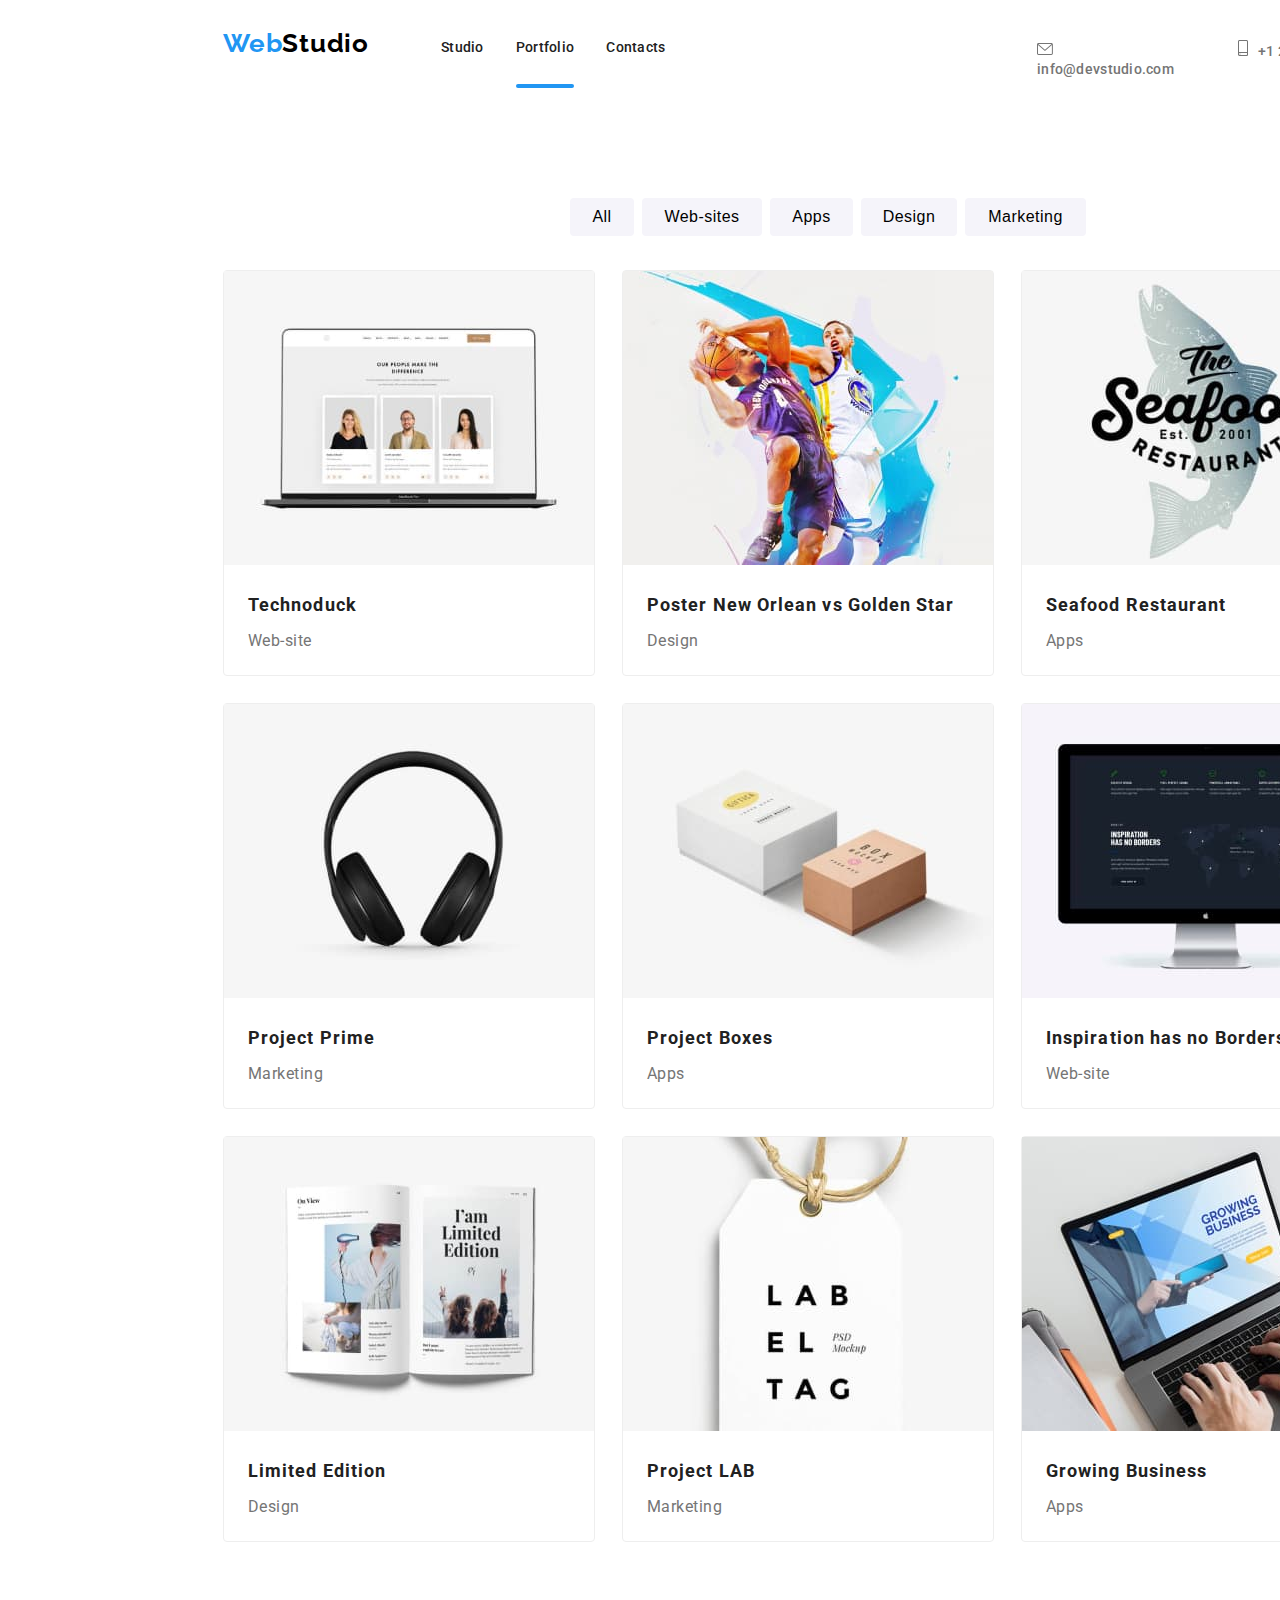
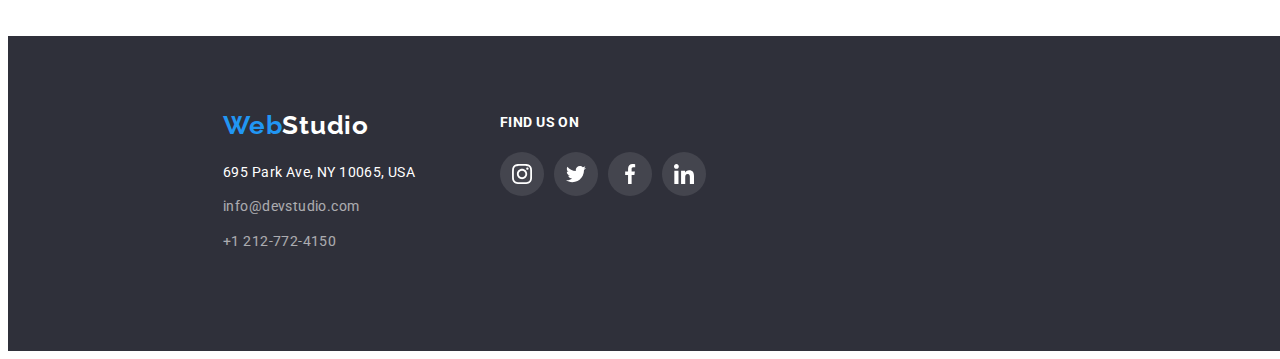
<file: portofolio.html>
<!DOCTYPE html>
<html lang="en">
  <head>
    <meta charset="UTF-8" />
    <meta name="viewport" content="width=device-width, initial-scale=1.0" />
    <title>Portofolio</title>
    <link rel="preconnect" href="https://fonts.googleapis.com" />
    <link rel="preconnect" href="https://fonts.gstatic.com" crossorigin />
    <link
      href="https://fonts.googleapis.com/css2?family=Raleway:wght@700&family=Roboto:wght@400;500;700;900&display=swap"
      rel="stylesheet"
    />
    <link rel="stylesheet" href="css/styles.css" />
  </head>
  <body>
    <div class="container">
      <div class="header-content">
        <div class="container-1">
          <a href="index.html" class="logo"><span>Web</span>Studio</a>

          <nav>
            <ul class="main-navigation">
              <li><a href="index.html" class="menu">Studio</a></li>
              <li><a href="portofolio.html" class="menu active-link">Portfolio</a></li>
              <li><a href="contacts.html" class="menu">Contacts</a></li>
            </ul>
          </nav>
        </div>
        <div class="container-2">
          <div class="container-2a">
            <p class="contact">
              <a href="mailto=info@devstudio.com" class="email-address">
                <svg>
                  <use
                    href="./images/symbol-defs.svg#icon-envelope"
                    class="icon-email"
                  ></use></svg>info@devstudio.com
              </a>
            </p>
          </div>

          <div class="container-2b">
            <p class="contact">
              <a href="tel=+1 212-772-4150" class="phone-number">
                <svg>
                  <use
                    href="./images/symbol-defs.svg#icon-smartphone"
                    class="icon-phone"
                  ></use></svg>+1 212-772-4150
              </a>
            </p>
          </div>
        </div>
      </div>
      <main>
        <section class="portofolio-content">
          <div class="portofolio-1">
            <ul class="portofolio-sections">
              <li ><button style="width: 64px; height: 38px; padding: 0px;">All</button></li>
              <li><button style="width: 120px; height: 38px; padding: 0px;">Web-sites</button></li>
              <li><button style="width: 83px; height: 38px; padding: 0px;">Apps</button></li>
              <li><button style="width: 96px; height: 38px; padding: 0px;">Design</button></li>
              <li><button style="width: 121px; height: 38px; padding: 0px;">Marketing</button></li>
            </ul>
          </div>
          <div class="portofolio-2">
            <div class="project">
              <div class="container-overlay-portofolio">
                <img
                  src="images/portofolio1.jpg"
                  alt="image of a web page with pictures of a work team"
                  class="portofolio-images portofolio-images-1"
                />
                <div class="overlay-portofolio">
                  <div class="text">Technoduck is a state-of-the-art coronavirus distribution platform. Companies use this platform for digital espionage and attacks on competitors' secure servers.</div>
                </div>
              </div>
              <div class="domains">
                <span class="domain-title">Technoduck</span>
                <br />
                <em class="domain-zone">Web-site</em>
              </div>
            </div>
          
            <div class="project">
              <div class="container-overlay-portofolio">
                <img
                src="images/portofolio2.jpg"
                alt="Poster New Orlean vs Golden Star"
                class="portofolio-images portofolio-images-1"
                />
                <div class="overlay-portofolio">
                  <div class="text">Poster New Orlean vs Golden Star.</div>
                </div>
              </div>
          
              <div class="domains">
                <span class="domain-title">Poster New Orlean vs Golden Star</span>
                <br />
                <em class="domain-zone">Design</em>
              </div>
            </div>
          
            <div class="project">
              <div class="container-overlay-portofolio">
                <img
                src="images/portofolio3.jpg"
                alt="Seafood Restaurant logo"
                class="portofolio-images portofolio-images-1"
                />
                <div class="overlay-portofolio">
                  <div class="text">Seafood Restaurant.</div>
                </div>
              </div>
                  
              <div class="domains">
                <span class="domain-title">Seafood Restaurant</span>
                <br />
                <em class="domain-zone">Apps</em>
              </div>
            </div>
          
            <div class="project">
              <div class="container-overlay-portofolio">
                <img src="images/portofolio4.jpg" 
                alt="Headsets" 
                class="portofolio-images portofolio-images-1"
                />
                <div class="overlay-portofolio">
                  <div class="text">Project Prime.</div>
                </div>
              </div>
              <div class="domains">
                <span class="domain-title">Project Prime</span>
                <br />
                <em class="domain-zone">Marketing</em>
              </div>
            </div>
          
            <div class="project">
              <div class="container-overlay-portofolio">
                <img
                src="images/portofolio5.jpg"
                alt="2 boxes: one white and one brown"
                class="portofolio-images portofolio-images-1"
                />
                <div class="overlay-portofolio">
                  <div class="text">Project Boxes.</div>
                </div>
              </div>
          
              <div class="domains">
                <span class="domain-title">Project Boxes</span>
                <br />
                <em class="domain-zone">Apps</em>
              </div>
            </div>
          
            <div class="project">
              <div class="container-overlay-portofolio">
                <img
                src="images/portofolio6.jpg"
                alt="an open computer monitor"
                class="portofolio-images portofolio-images-1"
                />
                <div class="overlay-portofolio">
                  <div class="text">Inspiration has no Borders.</div>
                </div>
              </div>
          
              <div class="domains">
                <span class="domain-title">Inspiration has no Borders</span>
                <br />
                <em class="domain-zone">Web-site</em>
              </div>
            </div>
          
            <div class="project">
              <div class="container-overlay-portofolio">
                <img
                  src="images/portofolio7.jpg"
                  alt="an open magazine"
                  class="portofolio-images portofolio-images-1"
                  />
                  <div class="overlay-portofolio">
                    <div class="text">Limited Edition.</div>
                  </div>
              </div>
          
              <div class="domains">
                <span class="domain-title">Limited Edition</span>
                <br />
                <em class="domain-zone">Design</em>
              </div>
            </div>
          
            <div class="project">
              <div class="container-overlay-portofolio">
                  <img src="images/portofolio8.jpg" 
                  alt="a white label" 
                  class="portofolio-images portofolio-images-1"
                  />
                  <div class="overlay-portofolio">
                    <div class="text">Project LAB.</div>
                  </div>
              </div>
          
              <div class="domains">
                <span class="domain-title">Project LAB</span>
                <br />
                <em class="domain-zone">Marketing</em>
              </div>
            </div>
          
            <div class="project">
              <div class="container-overlay-portofolio">
                  <img
                    src="images/portofolio9.jpg"
                    alt="a laptop that someone is working on"
                    class="portofolio-images portofolio-images-1"
                    />
                    <div class="overlay-portofolio">
                      <div class="text">Growing Business.</div>
                    </div>
              </div>
          
              <div class="domains">
                <span class="domain-title">Growing Business</span>
                <br />
                <em class="domain-zone">Apps</em>
              </div>
            </div>
          </div>
        </section>
      </main>

      <footer class="end-page">
        <section class="end-section end-container">
          <a href="index.html" class="logo"><span>Web</span>Studio</a>
          <br />
          <p class="end-section-1">695 Park Ave, NY 10065, USA</p>

          <br />
          <a href="mailto=info@devstudio.com" class="end-section-2"
            >info@devstudio.com</a
          >

          <br />
          <a href="tel=+1 212-772-4150" class="end-section-2"
            >+1 212-772-4150</a
          >
        </section>
        <section class="social-contacts">
          <div class="social-contacts-text">
            <p>FIND US ON</p>
          </div>
          <div class="social-contacts-icons">
            <a
              href="https://www.instagram.com/"
              class="social-contacts-icons1 address1"
            >
              <svg>
                <use href="./images/symbol-defs.svg#icon-instagram"></use>
              </svg>
            </a>
            <a
              href="https://www.tweeter.com/"
              class="social-contacts-icons1 address2"
            >
              <svg>
                <use href="./images/symbol-defs.svg#icon-twitter"></use>
              </svg>
            </a>
            <a
              href="https://www.facebook.com/"
              class="social-contacts-icons1 address3"
            >
              <svg>
                <use href="./images/symbol-defs.svg#icon-facebook"></use>
              </svg>
            </a>
            <a href="https://www.linkedin.com/" class="social-contacts-icons1">
              <svg>
                <use href="./images/symbol-defs.svg#icon-linkedin"></use>
              </svg>
            </a>
          </div>
        </section>
      </footer>
  </div>
  </body>
</html>
</file>
<file: css/styles.css>
/* elemente generale */

:root {
  --link-color: #2196f3;
  --heading-color: #212121;
  --text-color: #757575;
  --color-background: #2f303a;
  --color-backgroung-buttons: #f5f4fa;
  --contrast-color: #ffffff;
  --social-icons-color: #afb1b8;
  --text-font-family: "Roboto", arial, sans-serif;
  --logo-font-family: "Raleway", arial, sans-serif;
}

body {
  font-family: "Roboto", Arial, sans-serif;
  color: var(--heading-color);
}

a {
  font-size: 14px;
  font-weight: 500;
  line-height: 1em;
  letter-spacing: 0.02em;
  text-align: left;
  text-decoration: none;
  color: var(--heading-color);
}

.container {
  display: flex;
  flex-direction: column;
  width: 1600px;
}

.global-header p {
  text-decoration: none;
}

.header-container {
  display: flex;
  flex-direction: column;
  justify-content: center;
}

/* meniul din bara */

.header-content {
  display: flex;
  justify-content: space-between;

  width: 1600px;
  height: 80px;

  margin-left: 215px;
  max-width: 1150px;
}

/* sub-meniu: logo, studio, portofolio, contacts */
.container-1 {
  display: flex;
  align-items: baseline;
  justify-content: space-evenly;
}

.logo {
  font-family: var(--logo-font-family);
  font-size: 26px;
  font-weight: 700;
  line-height: 1.9375em;
  letter-spacing: 0.03em;
  text-align: left;
  color: #000000;
  transition: color 250ms cubic-bezier(0.4, 0, 0.2, 1);
}

.logo span:first-child {
  color: #2196f3;
}

.container-1 > .logo:hover,
.container-1 > .logo:focus {
  color: var(--link-color);
}

.main-navigation {
  display: flex;

  margin-top: 32px;
  margin-bottom: 32px;
  transition: color 250ms cubic-bezier(0.4, 0, 0.2, 1);
}
.main-navigation li {
  list-style: none;
  display: flex;
  margin-left: 32px;
}
.main-navigation .menu:hover,
.main-navigation .menu:focus {
  color: var(--link-color);
}

/* stilizarea cu sublinierea paginii curente (unde se află utilizatorul acum)*/

.menu, .active-link {
  position: relative;
  transition: ;
  height: 100%;
}

.menu:active::after,
.menu:focus::after {
  content: "";
  position: absolute;
  bottom: -34px;
  left: 0;
  width: 100%;
  height: 4px;
  background-color: var(--link-color);
  border-radius: 2px;
}

.active-link::after {
  content: "";
  position: absolute;
  bottom: -34px;
  left: 0;
  width: 100%;
  height: 4px;
  background-color: var(--link-color);
  border-radius: 2px;
}

/* FINAL - stilizare cu sublinierea paginii curente */

/* sub-meniu - adresa de email si nr telefon */
.container-2 {
  display: flex;
  flex-wrap: wrap;
  align-items: center;
  margin: 0;
  gap: 40px;
  height: 16px;
  margin-top: 32px;
  margin-bottom: 32px;
}
.container-2a {
  display: flex;
  justify-content: space-between;
  width: 161px;
  height: 16px;
  margin: 0px;
}
.container-2b {
  display: flex;
  justify-content: space-between;
  width: 135px;
  height: 16px;
  margin: 0px;
}
.email-address svg {
  width: 16px;
  height: 12px;
  margin-right: 10px;
}
.phone-number svg {
  width: 10px;
  height: 16px;
  margin-right: 10px;
}
.contact {
  margin: 0px;
  transition: color 250ms cubic-bezier(0.4, 0, 0.2, 1);
}

.email-address,
.phone-number {
  margin: 0;
  color: var(--text-color);
}

.contact span:first-child {
  color: var(--text-color);
}

.contact a:hover,
.contact a:focus {
  color: var(--link-color);
}
/* FINAL - meniul din bara */

/* EFFECTIVE SOLUTIONS FOR YOUR BUSINESS section */

.first-section {
  text-align: center;
  display: flex;
  flex-direction: column;
  justify-content: center;
  align-items: center;
  width: 1600px;
  height: 600px;
  background: var(--color-background);
  background-image: linear-gradient(
      rgba(47, 48, 58, 0.4),
      rgba(47, 48, 58, 0.4)
    ),
    url("./images/first-page-background.jpg");
}

.hero-heading {
  display: flex;
  text-align: center;
  justify-content: center;
  align-items: center;
  width: 696px;
  height: 120px;
}

.hero-heading h1 {
  color: #ffffff;

  font-size: 44px;
  font-weight: 900;
  line-height: 1.2em;
  letter-spacing: 0.06em;
  text-align: center;
}

.hero-heading span {
  display: block;
  pointer-events: none;
}

/* butonul "Request our service" */
.services {
  border: none;
  border-radius: 4px;
  width: 200px;
  height: 50px;
  margin-top: 20px;
  color: #ffffff;
  font-size: 16px;
  font-style: normal;
  font-weight: 700;
  line-height: normal;
  letter-spacing: 1.08px;
  background-color: var(--link-color);
}

/* modalul din butonul "Request our service" */

.modal {
  position: fixed;
  height: 100vh;
  display: flex;
  justify-content: center;
  align-items: center;
  pointer-events: auto;
  max-width: 1600px; /* pt ca proiectul are o latime de 1600px, deci mai mica decat fereastra web, am limitat latimea ferestrei modale la 1600px */
  width: 100%; /* acum pot da ferestrei modale intreaga latime a ferestrei browserului */
  z-index: 2; /* am setat z-index mai mare pentru a afișa conținutul modal peste fundal */
   transition: 300ms ease , opacity 300ms ease; /*efect la inchiderea si deschiderea ferestrei */

}

.modal-backdrop {
  position: fixed; /* in felul asta fundalul (.modal-backdrop) este atasat de fereastra de vizualizare si nu va defila odata cu continutul paginii. */
  top: 0;
  left: 0;
  width: 100%; /*umple 100% din latimea ferestrei browserului si va fi fixat în ea*/
  height: 100%; /*umple 100% din inaltimea ferestrei browserului si va fi fixat în ea*/
  background: #00000033;
  z-index: 3; /* am setat z-index mai mare decât cel al conținutului pentru a acoperi toata fereastra */
}
.modal-content {
  background-color: #ffffff;
  width: 528px;
  height: 581px;
  border-radius: 4px;
  padding: 40px;
  position: absolute;
  top: 50%; /* Am setat top-ul la 50% pt centrare pe verticala */
  left: 50%; /* Am setat left-ul la 50% pentru centrare pe orizontala */
  transform: translate(-50%, -50%);
  z-index: 4;
  transition: transform 0.3s ease, opacity 0.3s ease;
}

.is-hidden {
  visibility: hidden;
  transform: scale(1.1);
  opacity: 0;
}

.close-btn {
  width: 30px;
  height: 30px;
  right: 8px;
  top: 8px;
  border-radius: 50%;
  position: absolute;
  background: rgba(255, 255, 255, 1);
  border: 1px solid rgba(0, 0, 0, 0.1);
  color: #000;
  cursor: pointer;
  display: flex; /*am pus flex cu centrarile aferente, ca sa centrez svg-ul din close-btn */
  justify-content: center;
  align-items: center;
  transition: color 250ms cubic-bezier(0.4, 0, 0.2, 1);
}

.close-btn:focus,
.close-btn:hover {
  transform: scale(1.2);
}

/* final modal */

/* FINAL - EFFECTIVE SOLUTIONS FOR YOUR BUSINESS section */

/* pictogramele cu attention to details etc. */

.second-container-2 {
  display: flex;
  width: 1170px;
  height: 251px;
  align-items: center;
  justify-content: space-between;
  top: 774px;
  margin-bottom: 94px;
  margin-top: 94px;
  margin-left: 215px;
  margin-right: 215px;
}

.advantage-icons {
  display: flex;
  justify-content: center;
  align-items: center;
  width: 270px;
  height: 120px;
  border-radius: 4px;
  background: #f5f4fa;
}
.second-section {
  margin-top: 30px;
}

.second-section > .menu-item {
  font-size: 14px;
  font-weight: 700;
  line-height: 1em;
  letter-spacing: 0.03em;
  text-align: left;
  color: var(--heading-color);
}

.second-section > .sub-menu {
  font-size: 14px;
  font-weight: 400;
  line-height: 1.5em;
  letter-spacing: 0.03em;
  text-align: left;
  color: var(--text-color);
}

.menu-item {
  margin-bottom: 10px;
  height: 16px;
  margin-top: 30px;
}

.sub-menu {
  width: 270px;
  height: 75px;
  margin: 0px;
}
/* FINAL - pictogramele cu attention to details etc. */

/* WHAT WE DO section */

.second-container-3 {
  display: flex;
  flex-direction: column;
  width: 1170px;
  height: 386px;
  margin-left: 215px;
}

.second-title {
  font-size: 36px;
  font-weight: 700;
  line-height: 2.625em;
  letter-spacing: 0.03em;
  text-align: center;
  color: var(--heading-color);
}

.second-title-1 {
  text-align: center;
  margin-bottom: 32px;
  width: 1170px;
}

.pictures-1 {
  display: flex;
  margin-bottom: 32px;
  align-items: center;
  justify-content: space-between;
  width: 1170px;
  height: 294px;
}

/* banners from WHAT WE DO */

.moto-cards {
  display: flex;
  gap: 30px;
  padding: 0px;
}

.motto-cards-elements {
  position: relative;
  list-style: none;
  width: 370px;
  height: 294px;
}

.overlay-text {
  background-color: grey;
  position: absolute;
  bottom: 0;
  width: 370px;
  height: 70px;
  background: #2f303acc;
  color: #ffffff;
  text-align: center;
  display: flex;
  align-items: center;
  justify-content: center;
  font-size: 14px;
}
.overlay-text-1 {
  height: 16px;
  margin: 0px;
}
/* FINAL - banners from WHAT WE DO */
/* FINAL - WHAT WE DO section */

/* OUR TEAM section */

.third-container {
  display: flex;
  flex-direction: column;
  width: 1600px;
  height: 648px;
  margin-top: 150px;
  background: #f5f4fa;
}

.second-title-2 {
  text-align: center;
  margin-bottom: 32px;
}

.section-team {
  display: flex;
  align-items: center;
  justify-content: space-between;
  width: 1170;
  height: 428;
  margin-bottom: 32px;
  margin-left: 215px;
  width: 1170px;
  height: 368px;
}

.all-our-team {
  display: flex;
  flex-direction: column;
  align-items: center;
  box-shadow: 0 2px 4px rgba(0, 0, 0, 0.2);
  text-align: center;
  width: 270px;
  height: 428px;
  border-radius: 0px, 0px, 4px, 4px;
}

.our-team {
  height: 48px;
  margin-top: 30px;
  margin-bottom: 16px;
}
.our-team img {
  margin-right: 24px;
}
.our-team-1,
.our-team-2 {
  height: 19px;
}
.our-team-1 {
  margin-bottom: 10px;
}

.our-team > .our-team-1 {
  font-size: 16px;
  font-weight: 500;
  line-height: 1.1875em;
  letter-spacing: 0.03em;
  text-align: center;
  color: var(--heading-color);
}

.our-team > .our-team-2 {
  font-size: 16px;
  font-weight: 400;
  line-height: 1.1875em;
  letter-spacing: 0.03em;
  text-align: center;
  color: var(--text-color);
  font-style: normal;
}

.icons-team {
  display: flex;
  gap: 10px;
  justify-content: center;
  width: 206px;
  height: 44px;
  padding: 0px;
  margin-top: 0px;
  margin-bottom: 30px;
}
.icons-team li {
  list-style: none;
  display: flex;
}

.socials-icons {
  width: 44px;
  height: 44px;
  display: flex;
  justify-content: center;
  align-items: center;
  border-radius: 50%;
  background: #ffffff1a;
  transition: background-color 250ms cubic-bezier(0.4, 0, 0.2, 1);
}

.socials-icons:hover,
.socials-icons:focus {
  background: var(--link-color);
}
.socials-icons:hover svg,
.socials-icons:focus svg {
  color: var(--contrast-color);
}

.socials-icons svg {
  width: 20px;
  height: 20px;
  color: var(--social-icons-color);
  transition: color 250ms cubic-bezier(0.4, 0, 0.2, 1);
}

/* FINAL - OUR TEAM section */

/* REGULAR CUSTOMERS section */
.fourth-container {
  display: flex;
  flex-direction: column;
  width: 1170px;
  height: 184px;
  margin-left: 215px;
  margin-top: 94px;
  margin-bottom: 94px;
}

.regular-customers {
  font-size: 36px;
  font-weight: 700;
  line-height: 2.625em;
  letter-spacing: 0.03em;
  text-align: center;
  color: var(--heading-color);
  margin-top: 0px;
  margin-bottom: 0px;
}

.icons-fourth-container {
  display: flex;
  justify-content: space-between;
  gap: 30px;
  width: 1170px;
  height: 92px;
  padding: 0px;
  margin: 0px;
}

.icons-fourth-container li {
  list-style: none;
  display: flex;
  border: 0px;
}

.company-icons {
  display: flex;
  justify-content: center;
  align-items: center;
  width: 170px;
  height: 92px;
  border: 1px solid #afb1b8;
  border-radius: 4px;
  color: var(--social-icons-color);
  transition: color 250ms cubic-bezier(0.4, 0, 0.2, 1),
    border-color 250ms cubic-bezier(0.4, 0, 0.2, 1);
}

.company-icons:hover,
.company-icons:focus {
  color: var(--link-color);
  border-color: var(--link-color);
}

/* fiecare svg avea dimensiuni diferite */
.icon-1c svg {
  width: 41px;
  height: 46.7px;
}

.icon-2c svg {
  width: 40px;
  height: 52px;
}
.icon-3c svg {
  width: 43.46px;
  height: 41.18px;
}
.icon-4c svg {
  width: 84.44px;
  height: 440.62px;
}
.icon-5c svg {
  width: 62.54px;
  height: 45.43px;
}
.icon-6c svg {
  width: 93.79px;
  height: 43.93px;
}
/* FINAL - REGULAR CUSTOMERS section */

/* FOOTER */

footer {
  background-color: var(--color-background);
  color: #ffffff;
}

.end-page {
  display: flex;
  padding-top: 64px;
  width: 1600px;
  height: 251px;
  margin-top: 0px;
  margin-bottom: 0px;
  gap: 70px;
}

.end-section {
  width: 422px;
  height: 187px;
}
.end-section > .logo {
  color: #ffffff;
}

.end-section a.logo {
  padding-left: 215px;
  width: 360px;
  height: 31px;
}

.end-section > .end-section-1 {
  font-size: 14px;
  font-weight: 400;
  line-height: 1emx;
  letter-spacing: 0.03em;
  text-align: left;
  width: 422px;
  height: 16px;
  margin-bottom: 0px;
}

.end-section > .end-section-2 {
  font-size: 14px;
  font-weight: 400;
  line-height: 1em;
  letter-spacing: 0.03em;
  text-align: left;
  color: #ffffff;
  opacity: 60%;
  height: 16px;
}

.end-section-1,
.end-section-2 {
  text-align: center;
  padding-left: 215px;
}

.end-container {
  display: flex;
  flex-direction: column;
  justify-content: flex-start;
  align-items: baseline;
}

/* "Find us on" sub-section */
.social-contacts {
  display: flex;
  flex-direction: column;
  justify-content: space-between;
  align-items: baseline;
  width: 206px;
  height: 80px;
}
.social-contacts-text {
  font-family: Roboto;
  font-size: 14px;
  font-weight: 700;
  line-height: 16px;
  letter-spacing: 0.03em;
  text-align: left;
  color: var(--contrast-color);
  width: 100px;
  height: 16px;
}
.social-contacts-icons {
  display: flex;
  width: 206px;
  height: 44px;
  justify-content: space-between;
  margin-top: 36px;
}
.social-contacts-icons .social-contacts-icons1 {
  width: 44px;
  height: 44px;
  display: flex;
  justify-content: center;
  align-items: center;
  border-radius: 22px;
  background: #ffffff1a;
  color: var(--contrast-color);
  transition: background-color 250ms cubic-bezier(0.4, 0, 0.2, 1);
}
.social-contacts-icons .social-contacts-icons1:hover,
.social-contacts-icons .social-contacts-icons1:focus {
  background-color: var(--link-color);
}
.social-contacts-icons .social-contacts-icons1 svg {
  width: 20px;
  height: 20px;
}

.address1 {
  width: 207px;
  height: 16px;
}
.address2 {
  width: 231px;
  height: 16px;
}
.address3 {
  width: 231px;
  height: 16px;
}
/* FINAL - "Find us on" sub-section */
/* FINAL FOOTER */

/* PORTOFOLIO section */

.portofolio-content {
  display: flex;
  flex-direction: column;
  width: 1170px;
  height: 1360px;
  border-radius: 1px;
  margin-top: 94px;
  margin-left: 215px;
  margin-bottom: 94px;
}

/* Butoanele All, Web-sites etc. */
.portofolio-1 {
  display: flex;
  justify-content: center;
  height: 88px;
}

.portofolio-sections li {
  list-style: none;
}

.portofolio-sections button {
  font-size: 16px;
  font-weight: 500;
  line-height: 1.625em;
  letter-spacing: 0.03em;
  text-align: center;
  text-decoration: none;
  list-style: none;
  border: none;
  border-radius: 4px;
  background-color: var(--color-backgroung-buttons);
  cursor: pointer;
  transition: color 250ms cubic-bezier(0.4, 0, 0.2, 1),
    background-color 250ms cubic-bezier(0.4, 0, 0.2, 1),
    box-shadow 250ms cubic-bezier(0.4, 0, 0.2, 1);
}

.portofolio-sections button:hover,
.portofolio-sections button:focus,
.portofolio-sections button:active {
  color: #ffffff;
  background-color: #2196f3;
  box-shadow: 0 2px 4px rgba(0, 0, 0, 0.2);
}

.portofolio-sections {
  display: flex;
  width: 516px;
  height: 38px;
  border-radius: 4px;
  justify-content: space-between;

  margin-bottom: 50px;
  font-family: var(--heading-color);
}
/* FINAL - butoanele All, Web-sites etc. */

/* Posterele cu portofoliile */

.portofolio-2 {
  display: flex;
  flex-wrap: wrap;
  justify-content: space-between;
  align-content: space-between;
  width: 1170px;
  height: 1272px;
}

.project {
  width: 370px;
  height: 404px;
  border-radius: 4px;
  border: 1px solid #eeeeee;
  transition: box-shadow 250ms cubic-bezier(0.4, 0, 0.2, 1);
}

.project:hover {
  box-shadow: 0 2px 4px rgba(0, 0, 0, 0.2);
}

img.portofolio-images {
  width: 370px;
  hyphens: 294px;
}

.domains {
  width: 322px;
  height: 70px;
  margin-left: 24px;
  margin-right: 24px;
  margin-top: 20px;
  margin-bottom: 20px;
}

.domains > .domain-title {
  font-size: 18px;
  font-weight: 700;
  line-height: 2.25em;
  letter-spacing: 0.06em;
  text-align: left;
  color: var(--heading-color);
}

.domains > .domain-zone {
  font-size: 16px;
  font-weight: 400;
  line-height: 1.875em;
  letter-spacing: 0.03em;
  text-align: left;
  font-style: normal;
  color: var(--text-color);
}

/* overlay-ul din portofolio */

.container-overlay-portofolio {
  position: relative;
  width: 100%;
}

.portofolio-images-1 {
  display: block;
}

.overlay-portofolio {
  position: absolute;
  bottom: 0;
  left: 0;
  right: 0;
  background: #2196f3e5;
  overflow: hidden;
  width: 100%;
  height: 0;
  transition: 0.5s ease;
}

.project:hover .overlay-portofolio,
.project:focus .overlay-portofolio {
  height: 100%;
}

.text {
  position: absolute;
  width: 322px;
  height: 140px;
  margin-top: 63px;
  margin-left: 24px;
  bottom: 91px;
  color: white;
  font-size: 18px;
  font-weight: 400;
  line-height: 28px;
  letter-spacing: 0.03em;
  text-align: left;
}
/* FINAL - overlay-ul din portofolio */

/* FINAL - posterele cu portofoliile */

/* FINAL PORTOFOLIO */
</file>
